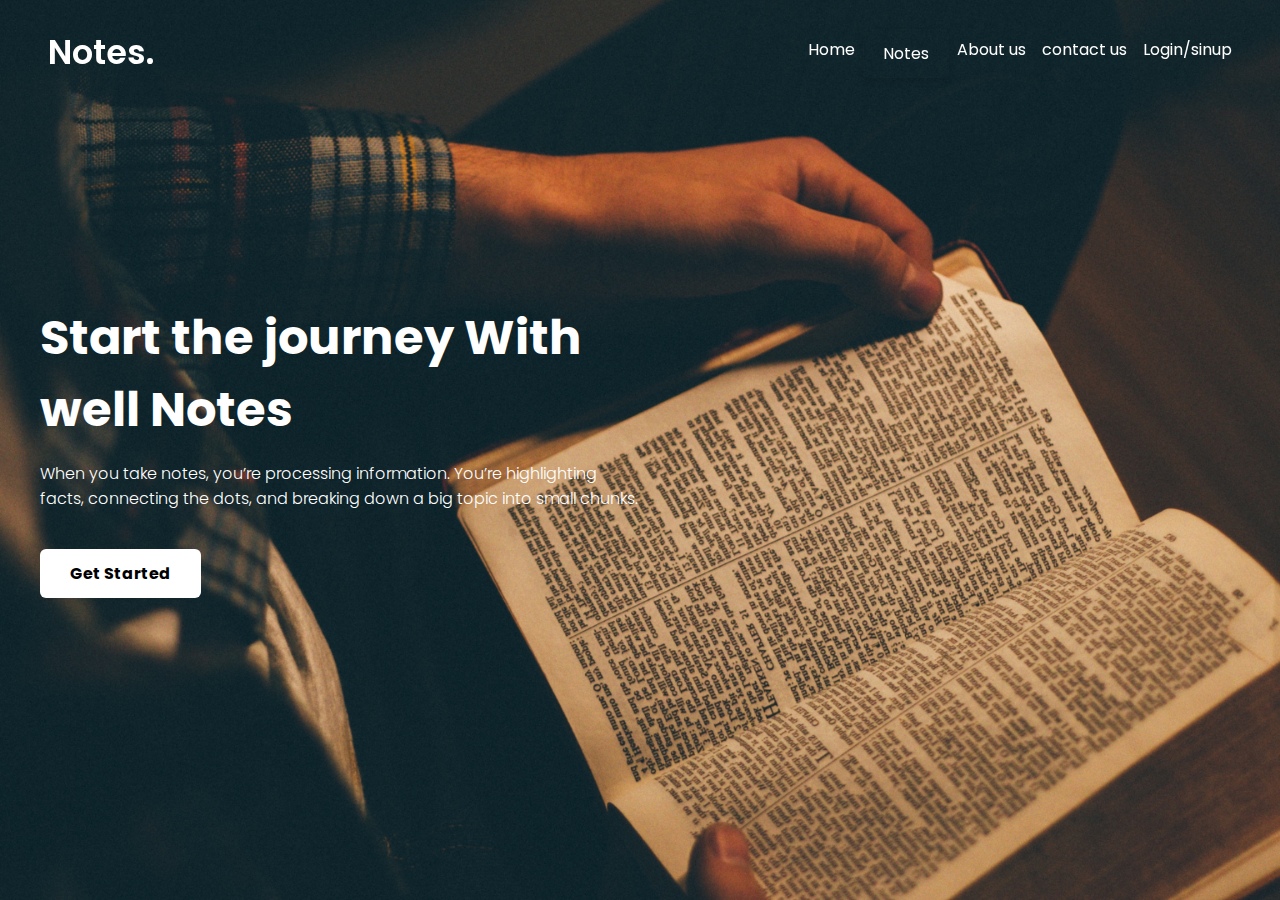
<file: index.html>
<!DOCTYPE html>
<html lang="en">
<head>
    <meta charset="UTF-8">
    <meta name="viewport" content="width=device-width, initial-scale=1.0">
    <title>Notes Central</title>
    <link rel="stylesheet" href="index.css">
    <link href='https://fonts.googleapis.com/css?family=Poppins' rel='stylesheet'>
    <link rel="stylesheet" href="server.js">
</head>

<body>
    <header>
        <nav class="navbar">
            <a href="#" class="logo">Notes<span>.</a>
            <ul class="menu-links">
               <li><a href="index.html">Home</a></li>
               <div class="dropdown">
                <button class="dropbtn">Notes</button>
                <div class="dropdown-content">
                  <a href="#">1st year</a>
                  <a href="notess.html">2nd year</a>
                  <a href="#">3rd year</a>
                </div>
              </div>
               <li><a href="about.html">About us</a></li>
               <li><a href="contact.html">contact us</a></li>
               <li><a href="login.html">Login/sinup</a></li>
            </ul>
        </nav>
    </header>
    <section class="hero-section">
        <div class="content">
            <h1>Start the journey With well Notes</h1>
            <p>
                When you take notes, you’re processing information. 
                You’re highlighting facts, connecting the dots, and breaking 
                down a big topic into small chunks.
            </p>
            <button><a href="notess.html"><b>Get Started</b></a></button>
        </div>
    </section>
</body>
</html>
</file>
<file: index.css>
*{
    margin: 0;
    padding: 0;
    box-sizing: border-box;
    font-family:'Poppins','sans-serif';
}
body{
    height:100vh;
    background-image:url("Untitled design_20240918_224837_0000.png");
    background-position: center;
    background-size: cover;

}
header{
  position:fixed;
  top: 0;
  left: 0;
  width: 100%;
  padding: 20px;
}
header .navbar{
    display: flex;
    align-items: center;
    max-width: 1200px;
    margin: 0 auto;
    justify-content:space-between;
}
.navbar .logo{
    font-size: 2.1rem;
    font-weight: 600;
}
.navbar .menu-links{
    display:flex;
    font-weight: 40px;
    list-style-type: none;
    padding: 0;
    margin: 0;
}
.navbar a{
   color: #fff;
   display:block;
   padding:8px;
   text-decoration: none;
   transition: 0.2s ease;
}
.navbar .logo.span{
    color: #C06B3E;
}
.navbar a:hover{
    color: #C06B3E;
}
.dropdown {
    position: relative;
    display: inline-block;
}

.dropbtn {
    background-color: transparent;
    color: white;
    padding: 12px 20px;
    font-size: 16px;
    border: none;
    border-radius: 4px;
    cursor: pointer;
    box-shadow: 0 4px 6px rgba(0, 0, 0, 0.1);
    transition: background-color 0.3s ease, transform 0.2s ease;
}

.dropbtn:hover {
    /* background-color: #0056b3; */
    transform: scale(1.05);
}

.dropdown-content {
    display: none;
    position: absolute;
    background-color: white;
    min-width: 160px;
    box-shadow: 0 8px 16px rgba(0, 0, 0, 0.2);
    border-radius: 4px;
    z-index: 1; 
}


.dropdown-content a {
    color: #333; 
    padding: 12px 16px;
    text-decoration: none;
    display: block;
    transition: background-color 0.3s ease, color 0.3s ease;
    border-bottom: 1px solid #f4f4f4; 
}
.dropdown-content a:last-child {
    border-bottom: none;
}

.dropdown-content a:hover {
    background-color: #f4f4f4;
    /* color: #007BFF;  */
}

.dropdown:hover .dropdown-content {
    display: block;
}

   .hero-section{
    height:100vh;
    display:flex;
    align-items: center;
    padding: 0 20px;
   }
.hero-section .content{
    color:#fff;
    max-width: 1200px;
    width: 100%;
    margin: 0 auto;
}
.hero-section .content h1{
    font-size: 3rem;
    max-width: 600px;
}
.hero-section .content p{
    font-weight: 300;
    margin-top: 15px;
    max-width: 600px;
}
.hero-section .content button{
    background: #fff;
    outline: none;
    border: none;
    font-size: 1rem;
    font-weight:500;
    margin-top: 38px;
    padding: 12px 30px;
    border-radius: 6px;
    cursor: pointer;
    text-decoration: none;
}
.content button a{
    
    text-decoration: none;
    transition: 0.2s ease;
    font-family:'Poppins','sans-serif';
    color:black
 }
.hero-section .content button:hover{
    color:#fff;
    background: #C06B3E;
}
</file>
